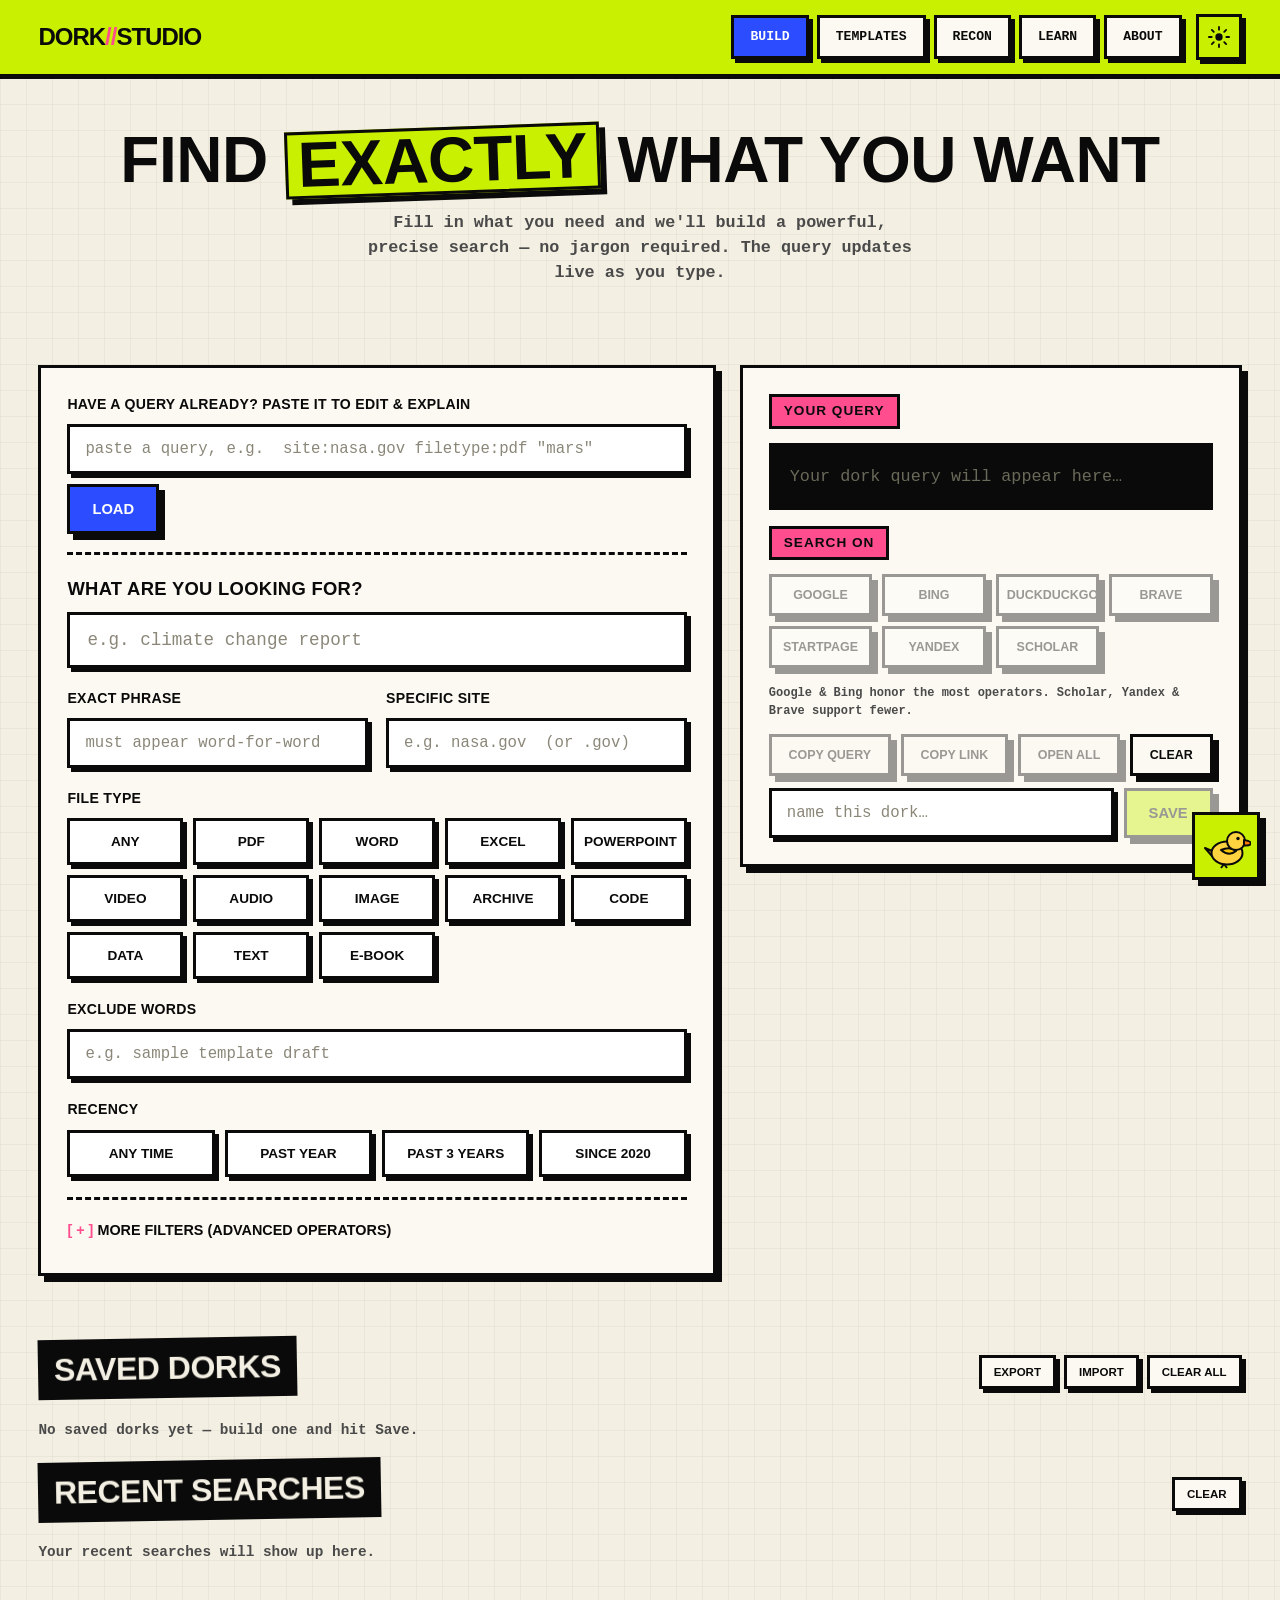
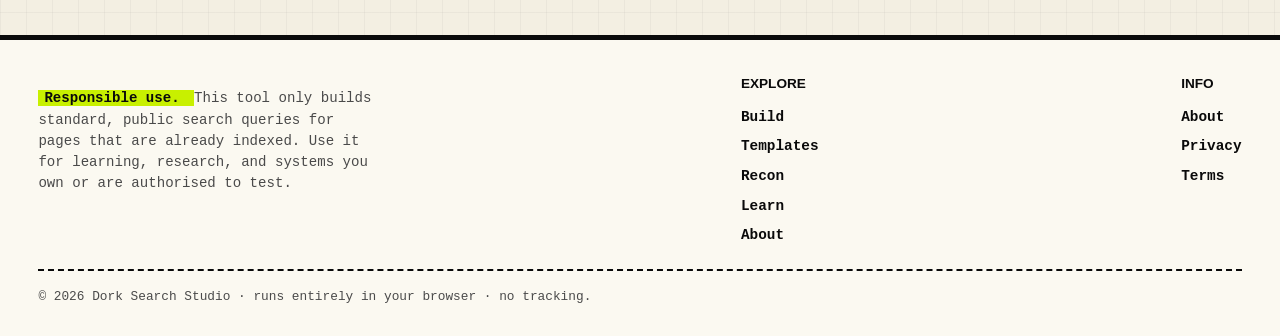
<file: index.html>
<!DOCTYPE html>
<html lang="en">
  <head>
    <meta charset="UTF-8" />
    <meta name="viewport" content="width=device-width, initial-scale=1.0" />
    <meta
      http-equiv="Content-Security-Policy"
      content="default-src 'none'; script-src 'self'; style-src 'self'; img-src 'self' data:; font-src 'self'; connect-src 'self'; worker-src 'self'; manifest-src 'self'; base-uri 'none'; form-action 'none'; frame-ancestors 'none'"
    />
    <meta name="referrer" content="no-referrer" />
    <meta name="theme-color" content="#c8f000" />
    <meta
      name="description"
      content="Build powerful, precise web searches with Google-dorking operators across 7 engines — beginner-friendly, runs entirely in your browser."
    />
    <meta property="og:type" content="website" />
    <meta property="og:title" content="Dork Search Studio — find exactly what you want" />
    <meta property="og:description" content="Build powerful, precise web searches with Google-dorking operators across 7 engines." />
    <meta property="og:image" content="favicon.svg" />
    <meta name="twitter:card" content="summary" />
    <title>Dork Search Studio — find exactly what you want</title>
    <link rel="icon" href="favicon.svg" type="image/svg+xml" />
    <link rel="manifest" href="manifest.webmanifest" />
    <script src="js/theme.js"></script>
    <link rel="stylesheet" href="css/styles.css" />
  </head>
  <body>
    <main class="wrap">
      <section class="hero">
        <h1>Find <span class="pop">exactly</span> what you want</h1>
        <p>
          Fill in what you need and we'll build a powerful, precise search — no
          jargon required. The query updates live as you type.
        </p>
      </section>

      <section class="section">
        <div id="builder-root">
          <!-- builder injected by builder.js -->
        </div>
      </section>
    </main>

    <script src="js/operators.js"></script>
    <script src="js/engines.js"></script>
    <script src="js/filetypes.js"></script>
    <script src="js/explain.js"></script>
    <script src="js/storage.js"></script>
    <script src="js/share.js"></script>
    <script src="js/layout.js"></script>
    <script src="js/parse.js"></script>
    <script src="js/builder.js"></script>
    <script src="js/duck.js"></script>
    <script src="js/pwa.js"></script>
  </body>
</html>
</file>
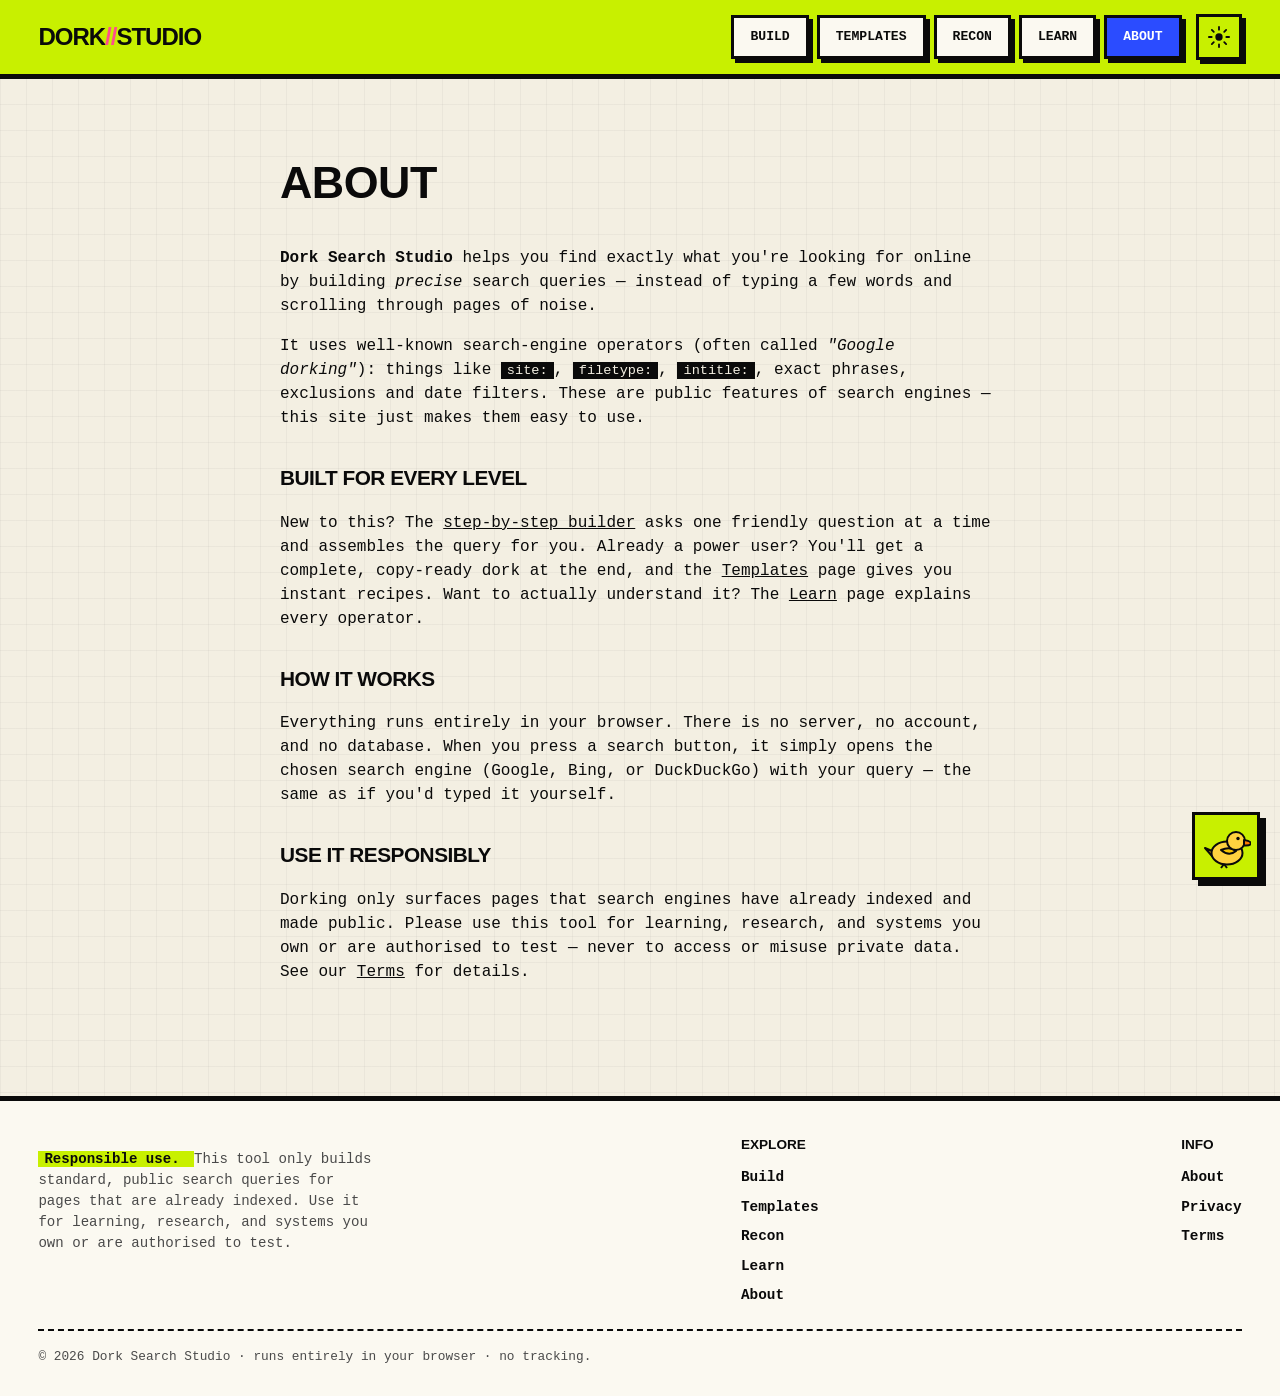
<file: about.html>
<!DOCTYPE html>
<html lang="en">
  <head>
    <meta charset="UTF-8" />
    <meta name="viewport" content="width=device-width, initial-scale=1.0" />
    <meta
      http-equiv="Content-Security-Policy"
      content="default-src 'none'; script-src 'self'; style-src 'self'; img-src 'self' data:; font-src 'self'; connect-src 'self'; worker-src 'self'; manifest-src 'self'; base-uri 'none'; form-action 'none'; frame-ancestors 'none'"
    />
    <meta name="referrer" content="no-referrer" />
    <meta name="theme-color" content="#c8f000" />
    <meta property="og:type" content="website" />
    <meta property="og:title" content="About — Dork Search Studio" />
    <meta property="og:description" content="What Dork Search Studio is and how it works." />
    <meta property="og:image" content="favicon.svg" />
    <meta name="twitter:card" content="summary" />
    <meta name="description" content="About Dork Search Studio — what it is and how it works." />
    <title>About — Dork Search Studio</title>
    <link rel="icon" href="favicon.svg" type="image/svg+xml" />
    <link rel="manifest" href="manifest.webmanifest" />
    <script src="js/theme.js"></script>
    <link rel="stylesheet" href="css/styles.css" />
  </head>
  <body>
    <main class="wrap prose">
      <h1>About</h1>
      <p>
        <strong>Dork Search Studio</strong> helps you find exactly what you're
        looking for online by building <em>precise</em> search queries — instead
        of typing a few words and scrolling through pages of noise.
      </p>
      <p>
        It uses well-known search-engine operators (often called
        <em>"Google dorking"</em>): things like <code>site:</code>,
        <code>filetype:</code>, <code>intitle:</code>, exact phrases, exclusions
        and date filters. These are public features of search engines — this site
        just makes them easy to use.
      </p>

      <h2>Built for every level</h2>
      <p>
        New to this? The <a href="index.html">step-by-step builder</a> asks one
        friendly question at a time and assembles the query for you. Already a
        power user? You'll get a complete, copy-ready dork at the end, and the
        <a href="templates.html">Templates</a> page gives you instant recipes.
        Want to actually understand it? The <a href="learn.html">Learn</a> page
        explains every operator.
      </p>

      <h2>How it works</h2>
      <p>
        Everything runs entirely in your browser. There is no server, no account,
        and no database. When you press a search button, it simply opens the
        chosen search engine (Google, Bing, or DuckDuckGo) with your query — the
        same as if you'd typed it yourself.
      </p>

      <h2>Use it responsibly</h2>
      <p>
        Dorking only surfaces pages that search engines have already indexed and
        made public. Please use this tool for learning, research, and systems you
        own or are authorised to test — never to access or misuse private data.
        See our <a href="terms.html">Terms</a> for details.
      </p>
    </main>

    <script src="js/layout.js"></script>
    <script src="js/duck.js"></script>
    <script src="js/pwa.js"></script>
  </body>
</html>
</file>
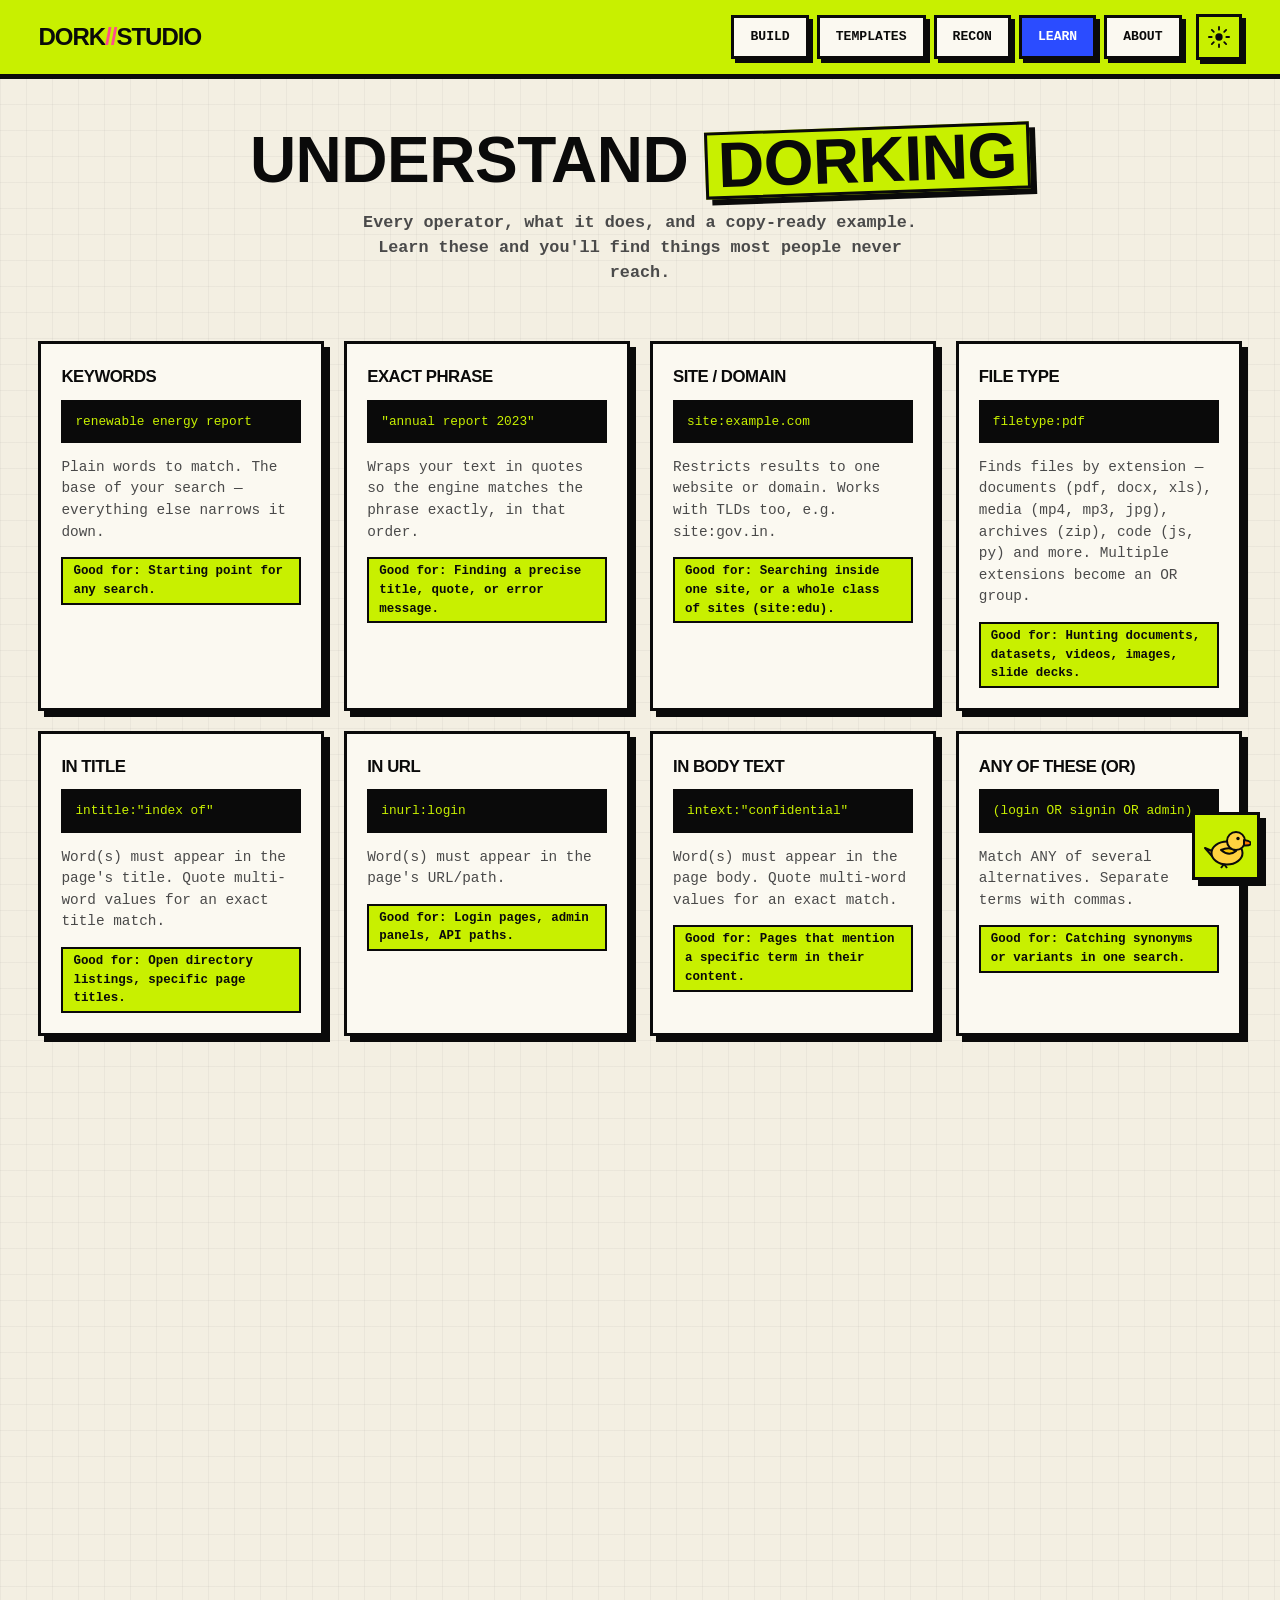
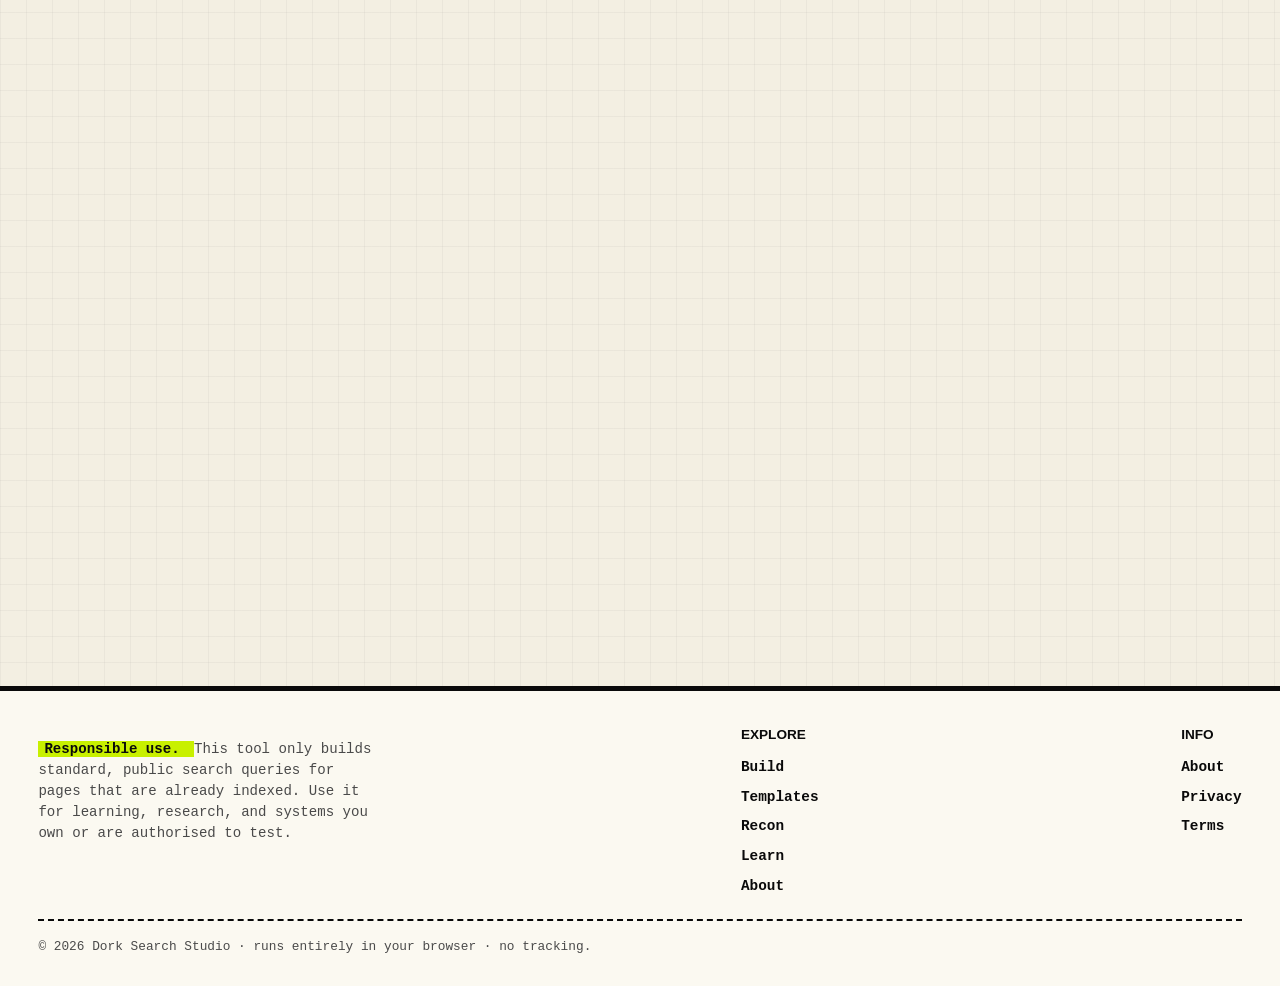
<file: learn.html>
<!DOCTYPE html>
<html lang="en">
  <head>
    <meta charset="UTF-8" />
    <meta name="viewport" content="width=device-width, initial-scale=1.0" />
    <meta
      http-equiv="Content-Security-Policy"
      content="default-src 'none'; script-src 'self'; style-src 'self'; img-src 'self' data:; font-src 'self'; connect-src 'self'; worker-src 'self'; manifest-src 'self'; base-uri 'none'; form-action 'none'; frame-ancestors 'none'"
    />
    <meta name="referrer" content="no-referrer" />
    <meta name="theme-color" content="#c8f000" />
    <meta property="og:type" content="website" />
    <meta property="og:title" content="Learn Google Dorking — Dork Search Studio" />
    <meta property="og:description" content="Every search operator explained with copy-ready examples." />
    <meta property="og:image" content="favicon.svg" />
    <meta name="twitter:card" content="summary" />
    <meta
      name="description"
      content="Understand Google dorking: every search operator explained with a copy-ready example and when to use it."
    />
    <title>Learn — Dork Search Studio</title>
    <link rel="icon" href="favicon.svg" type="image/svg+xml" />
    <link rel="manifest" href="manifest.webmanifest" />
    <script src="js/theme.js"></script>
    <link rel="stylesheet" href="css/styles.css" />
  </head>
  <body>
    <main class="wrap">
      <section class="hero">
        <h1>Understand <span class="pop">dorking</span></h1>
        <p>
          Every operator, what it does, and a copy-ready example. Learn these and
          you'll find things most people never reach.
        </p>
      </section>

      <section class="section">
        <div id="learn-grid" class="grid">
          <!-- cards injected by render.js -->
        </div>
      </section>
    </main>

    <script src="js/operators.js"></script>
    <script src="js/learn.js"></script>
    <script src="js/layout.js"></script>
    <script src="js/render.js"></script>
    <script src="js/duck.js"></script>
    <script src="js/pwa.js"></script>
  </body>
</html>
</file>
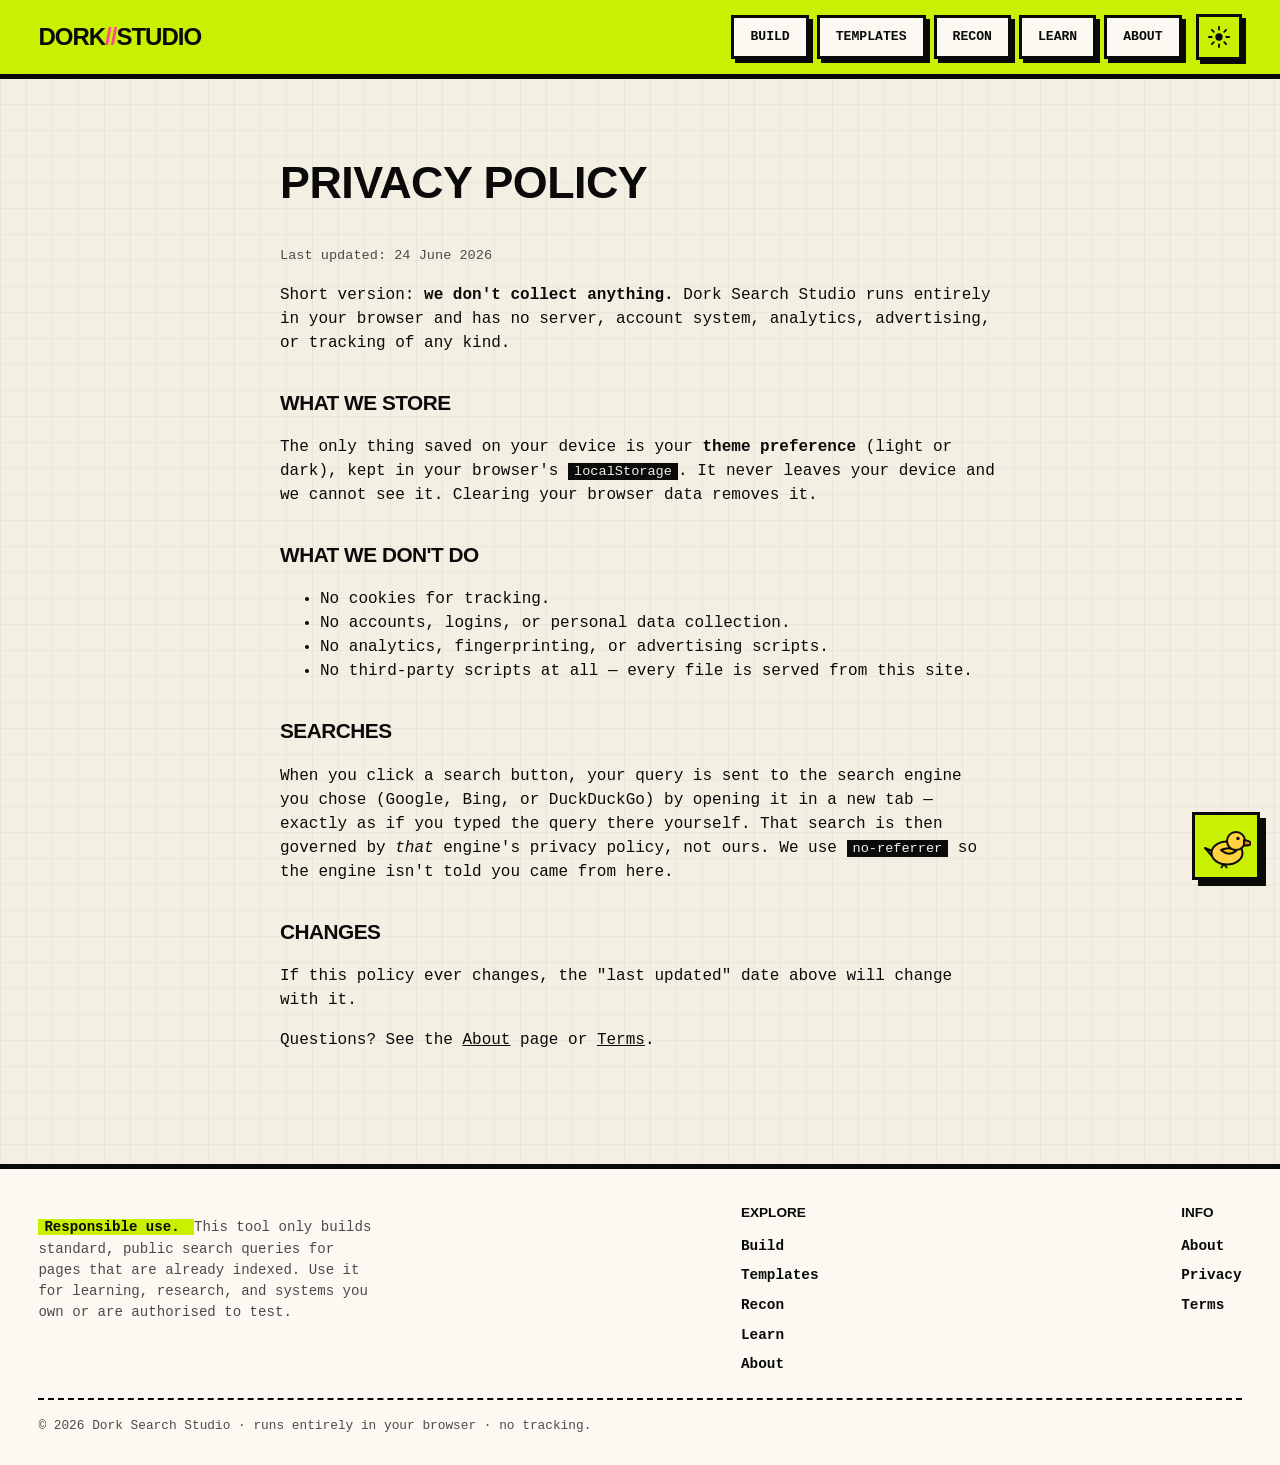
<file: privacy.html>
<!DOCTYPE html>
<html lang="en">
  <head>
    <meta charset="UTF-8" />
    <meta name="viewport" content="width=device-width, initial-scale=1.0" />
    <meta
      http-equiv="Content-Security-Policy"
      content="default-src 'none'; script-src 'self'; style-src 'self'; img-src 'self' data:; font-src 'self'; connect-src 'self'; worker-src 'self'; manifest-src 'self'; base-uri 'none'; form-action 'none'; frame-ancestors 'none'"
    />
    <meta name="referrer" content="no-referrer" />
    <meta name="theme-color" content="#c8f000" />
    <meta property="og:type" content="website" />
    <meta property="og:title" content="Privacy — Dork Search Studio" />
    <meta property="og:description" content="We collect nothing. Everything runs in your browser." />
    <meta property="og:image" content="favicon.svg" />
    <meta name="twitter:card" content="summary" />
    <meta name="description" content="Privacy Policy for Dork Search Studio — we collect nothing." />
    <title>Privacy Policy — Dork Search Studio</title>
    <link rel="icon" href="favicon.svg" type="image/svg+xml" />
    <link rel="manifest" href="manifest.webmanifest" />
    <script src="js/theme.js"></script>
    <link rel="stylesheet" href="css/styles.css" />
  </head>
  <body>
    <main class="wrap prose">
      <h1>Privacy Policy</h1>
      <p class="updated">Last updated: 24 June 2026</p>

      <p>
        Short version: <strong>we don't collect anything.</strong> Dork Search
        Studio runs entirely in your browser and has no server, account system,
        analytics, advertising, or tracking of any kind.
      </p>

      <h2>What we store</h2>
      <p>
        The only thing saved on your device is your <strong>theme preference</strong>
        (light or dark), kept in your browser's <code>localStorage</code>. It
        never leaves your device and we cannot see it. Clearing your browser data
        removes it.
      </p>

      <h2>What we don't do</h2>
      <ul>
        <li>No cookies for tracking.</li>
        <li>No accounts, logins, or personal data collection.</li>
        <li>No analytics, fingerprinting, or advertising scripts.</li>
        <li>No third-party scripts at all — every file is served from this site.</li>
      </ul>

      <h2>Searches</h2>
      <p>
        When you click a search button, your query is sent to the search engine
        you chose (Google, Bing, or DuckDuckGo) by opening it in a new tab —
        exactly as if you typed the query there yourself. That search is then
        governed by <em>that</em> engine's privacy policy, not ours. We use
        <code>no-referrer</code> so the engine isn't told you came from here.
      </p>

      <h2>Changes</h2>
      <p>
        If this policy ever changes, the "last updated" date above will change
        with it.
      </p>

      <p>
        Questions? See the <a href="about.html">About</a> page or
        <a href="terms.html">Terms</a>.
      </p>
    </main>

    <script src="js/layout.js"></script>
    <script src="js/duck.js"></script>
    <script src="js/pwa.js"></script>
  </body>
</html>
</file>
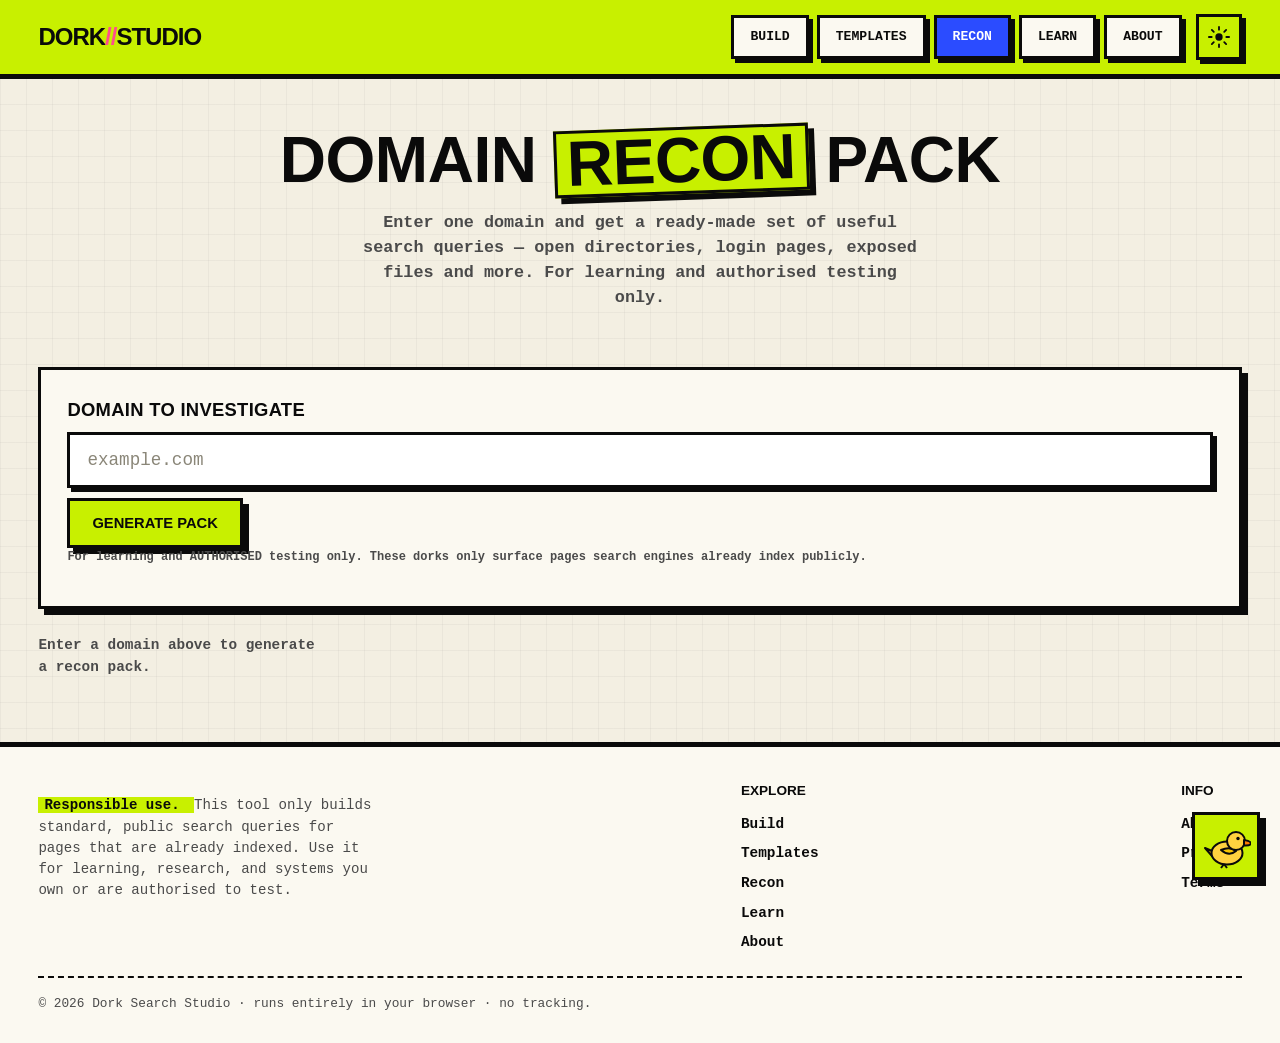
<file: recon.html>
<!DOCTYPE html>
<html lang="en">
  <head>
    <meta charset="UTF-8" />
    <meta name="viewport" content="width=device-width, initial-scale=1.0" />
    <meta
      http-equiv="Content-Security-Policy"
      content="default-src 'none'; script-src 'self'; style-src 'self'; img-src 'self' data:; font-src 'self'; connect-src 'self'; worker-src 'self'; manifest-src 'self'; base-uri 'none'; form-action 'none'; frame-ancestors 'none'"
    />
    <meta name="referrer" content="no-referrer" />
    <meta name="theme-color" content="#c8f000" />
    <meta name="description" content="Domain Recon Pack — generate a set of useful dork queries for one domain. For learning and authorised testing." />
    <meta property="og:type" content="website" />
    <meta property="og:title" content="Domain Recon Pack — Dork Search Studio" />
    <meta property="og:description" content="Enter a domain, get a one-click set of useful dorks. For authorised testing only." />
    <meta property="og:image" content="favicon.svg" />
    <meta name="twitter:card" content="summary" />
    <title>Domain Recon — Dork Search Studio</title>
    <link rel="icon" href="favicon.svg" type="image/svg+xml" />
    <link rel="manifest" href="manifest.webmanifest" />
    <script src="js/theme.js"></script>
    <link rel="stylesheet" href="css/styles.css" />
  </head>
  <body>
    <main class="wrap">
      <section class="hero">
        <h1>Domain <span class="pop">recon</span> pack</h1>
        <p>
          Enter one domain and get a ready-made set of useful search queries —
          open directories, login pages, exposed files and more. For learning and
          <strong>authorised</strong> testing only.
        </p>
      </section>

      <section class="section">
        <div id="recon-root">
          <!-- generated by recon.js -->
        </div>
      </section>
    </main>

    <script src="js/operators.js"></script>
    <script src="js/engines.js"></script>
    <script src="js/filetypes.js"></script>
    <script src="js/share.js"></script>
    <script src="js/layout.js"></script>
    <script src="js/recon.js"></script>
    <script src="js/duck.js"></script>
    <script src="js/pwa.js"></script>
  </body>
</html>
</file>
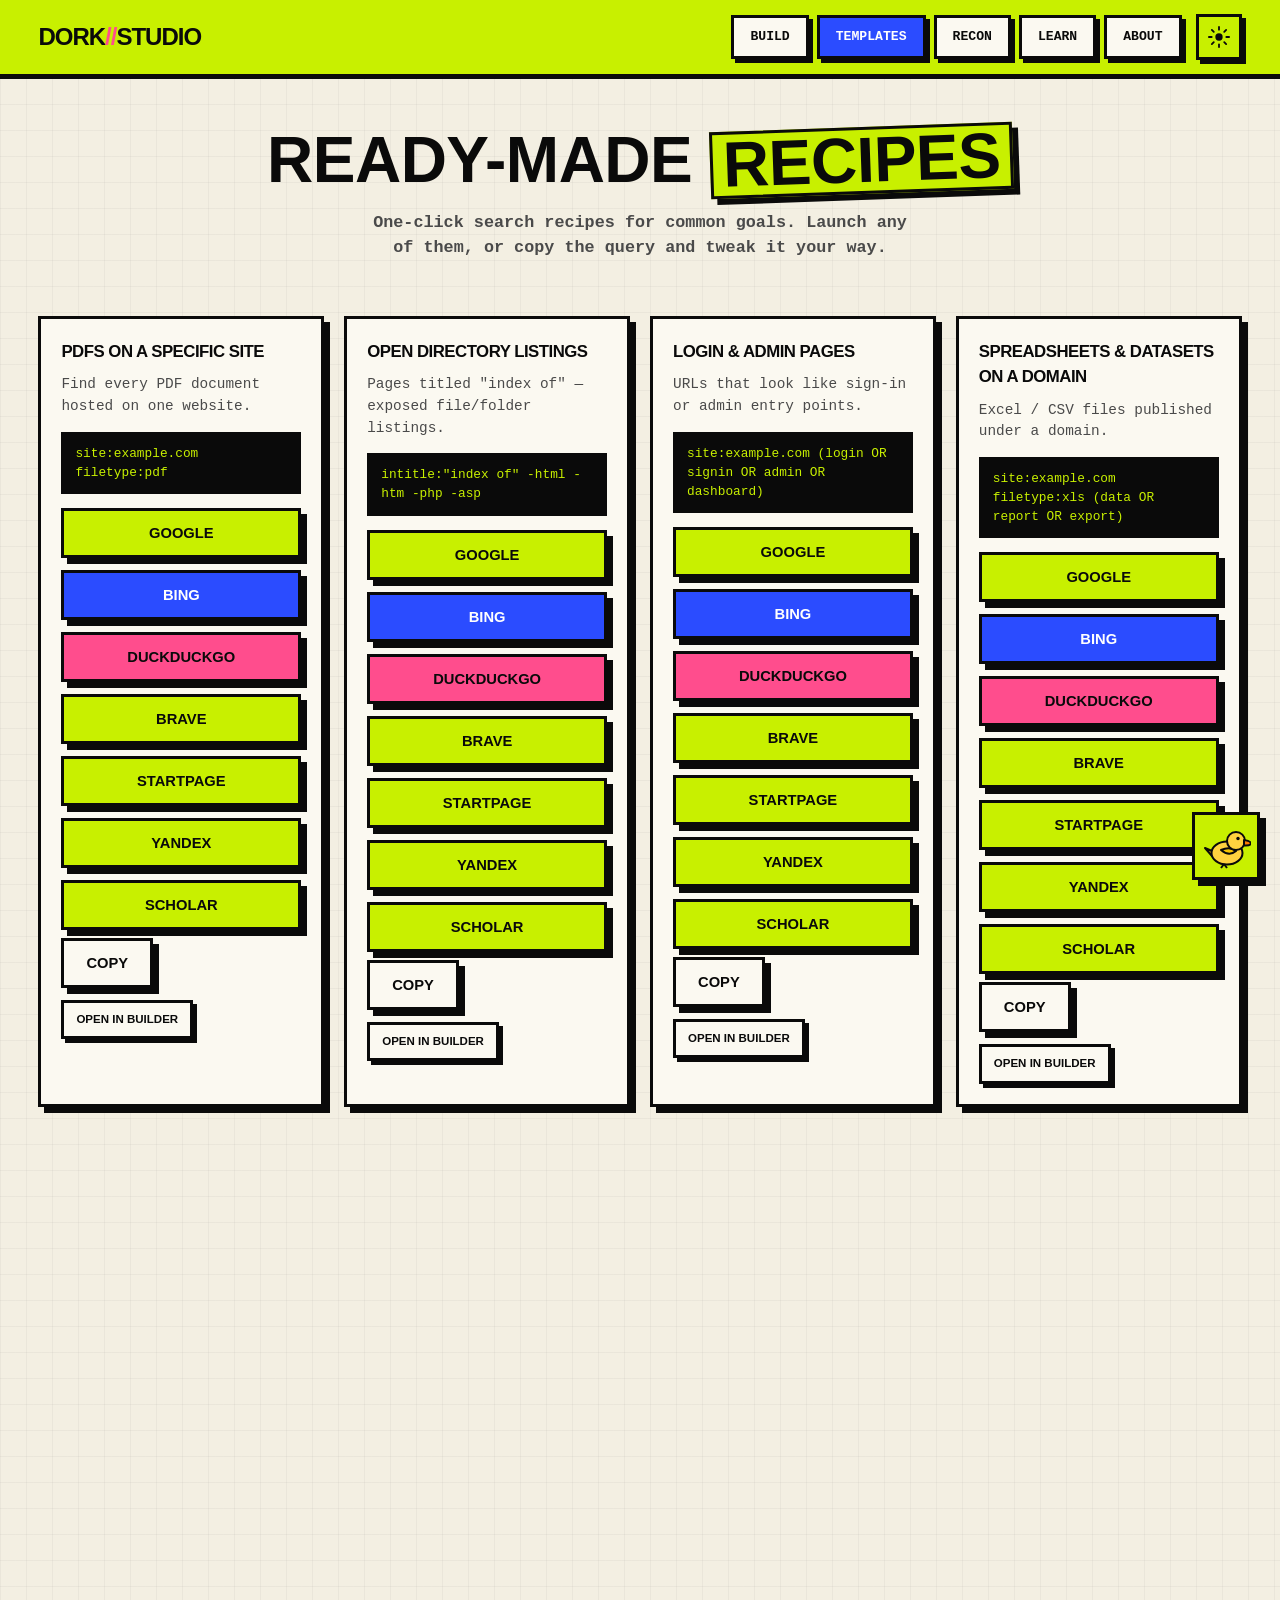
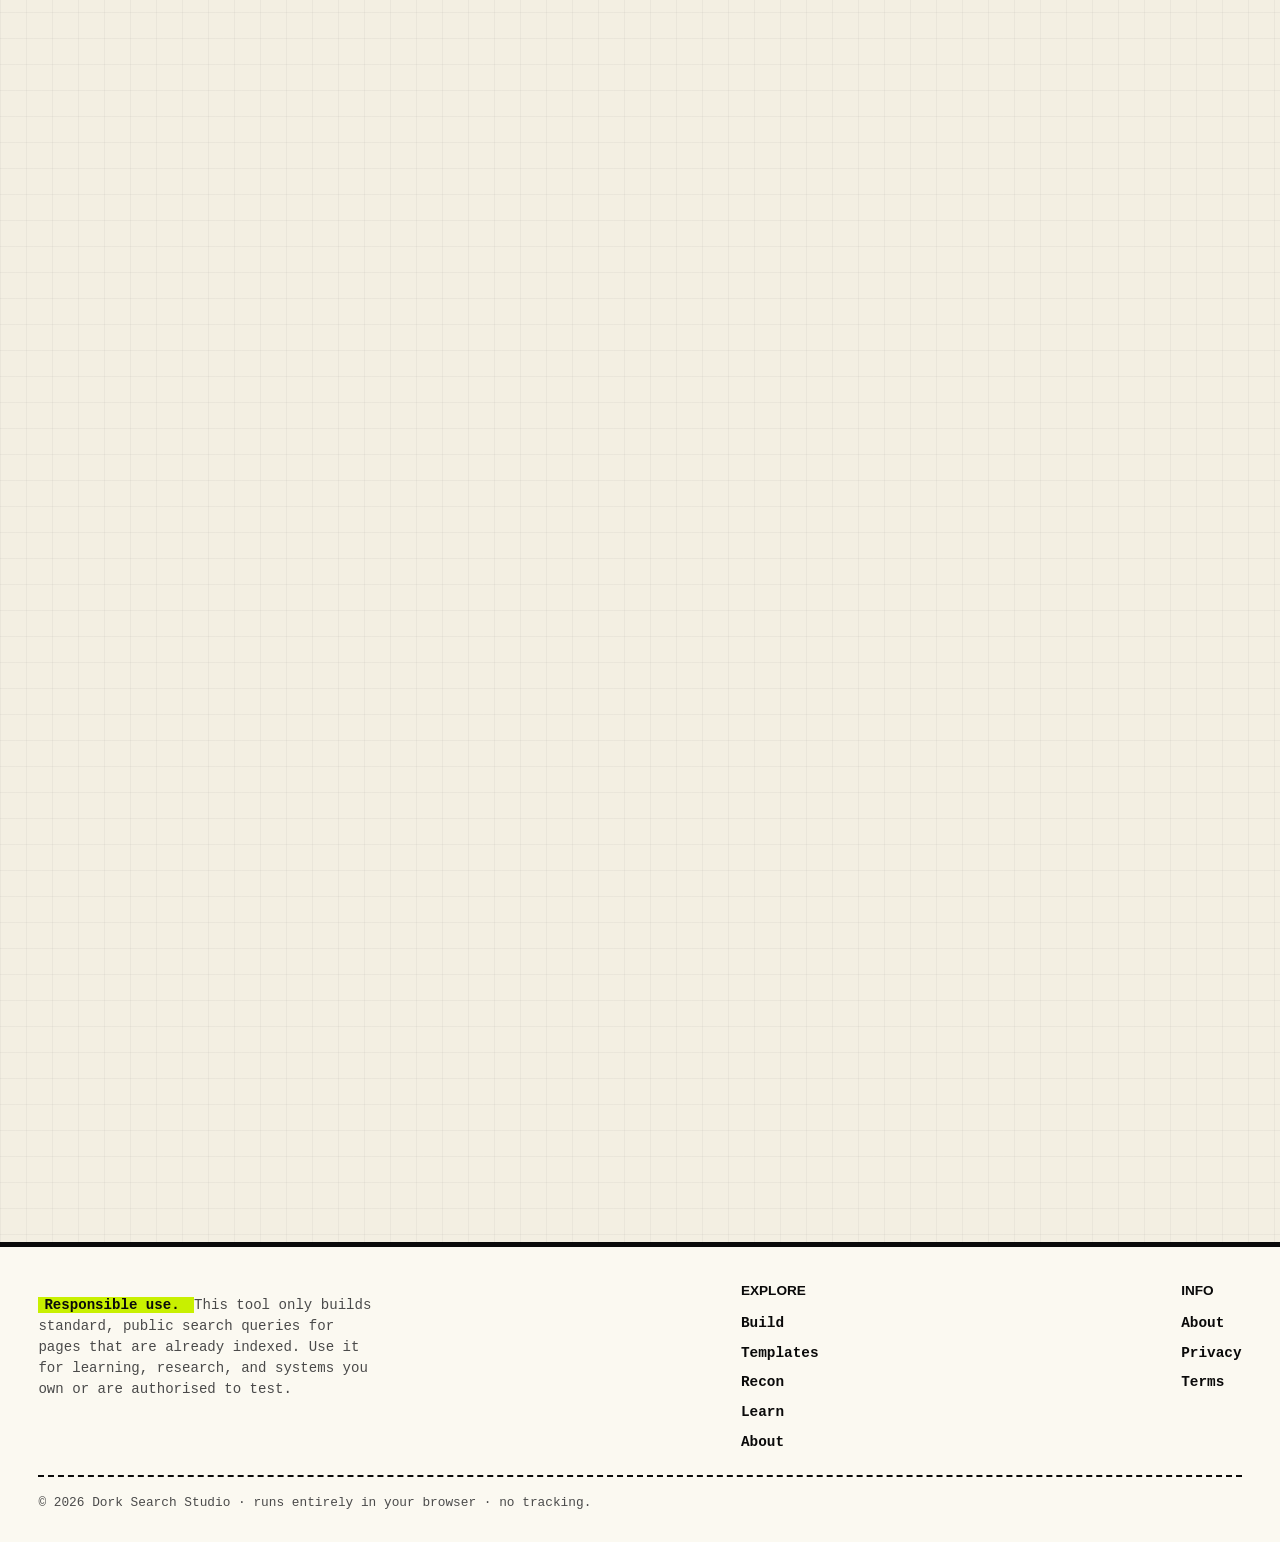
<file: templates.html>
<!DOCTYPE html>
<html lang="en">
  <head>
    <meta charset="UTF-8" />
    <meta name="viewport" content="width=device-width, initial-scale=1.0" />
    <meta
      http-equiv="Content-Security-Policy"
      content="default-src 'none'; script-src 'self'; style-src 'self'; img-src 'self' data:; font-src 'self'; base-uri 'none'; form-action 'none'; frame-ancestors 'none'"
    />
    <meta name="referrer" content="no-referrer" />
    <meta name="theme-color" content="#c8f000" />
    <meta property="og:type" content="website" />
    <meta property="og:title" content="Templates — Dork Search Studio" />
    <meta property="og:description" content="One-click advanced-search recipes you can launch or open in the builder." />
    <meta property="og:image" content="favicon.svg" />
    <meta name="twitter:card" content="summary" />
    <meta
      name="description"
      content="Ready-made advanced search recipes — PDFs on a site, open directories, datasets and more. Launch them in one click."
    />
    <title>Templates — Dork Search Studio</title>
    <link rel="icon" href="favicon.svg" type="image/svg+xml" />
    <script src="js/theme.js"></script>
    <link rel="stylesheet" href="css/styles.css" />
  </head>
  <body>
    <main class="wrap">
      <section class="hero">
        <h1>Ready-made <span class="pop">recipes</span></h1>
        <p>
          One-click search recipes for common goals. Launch any of them, or copy
          the query and tweak it your way.
        </p>
      </section>

      <section class="section">
        <div id="templates-grid" class="grid">
          <!-- cards injected by render.js -->
        </div>
      </section>
    </main>

    <script src="js/operators.js"></script>
    <script src="js/engines.js"></script>
    <script src="js/templates.js"></script>
    <script src="js/share.js"></script>
    <script src="js/layout.js"></script>
    <script src="js/render.js"></script>
    <script src="js/duck.js"></script>
  </body>
</html>
</file>
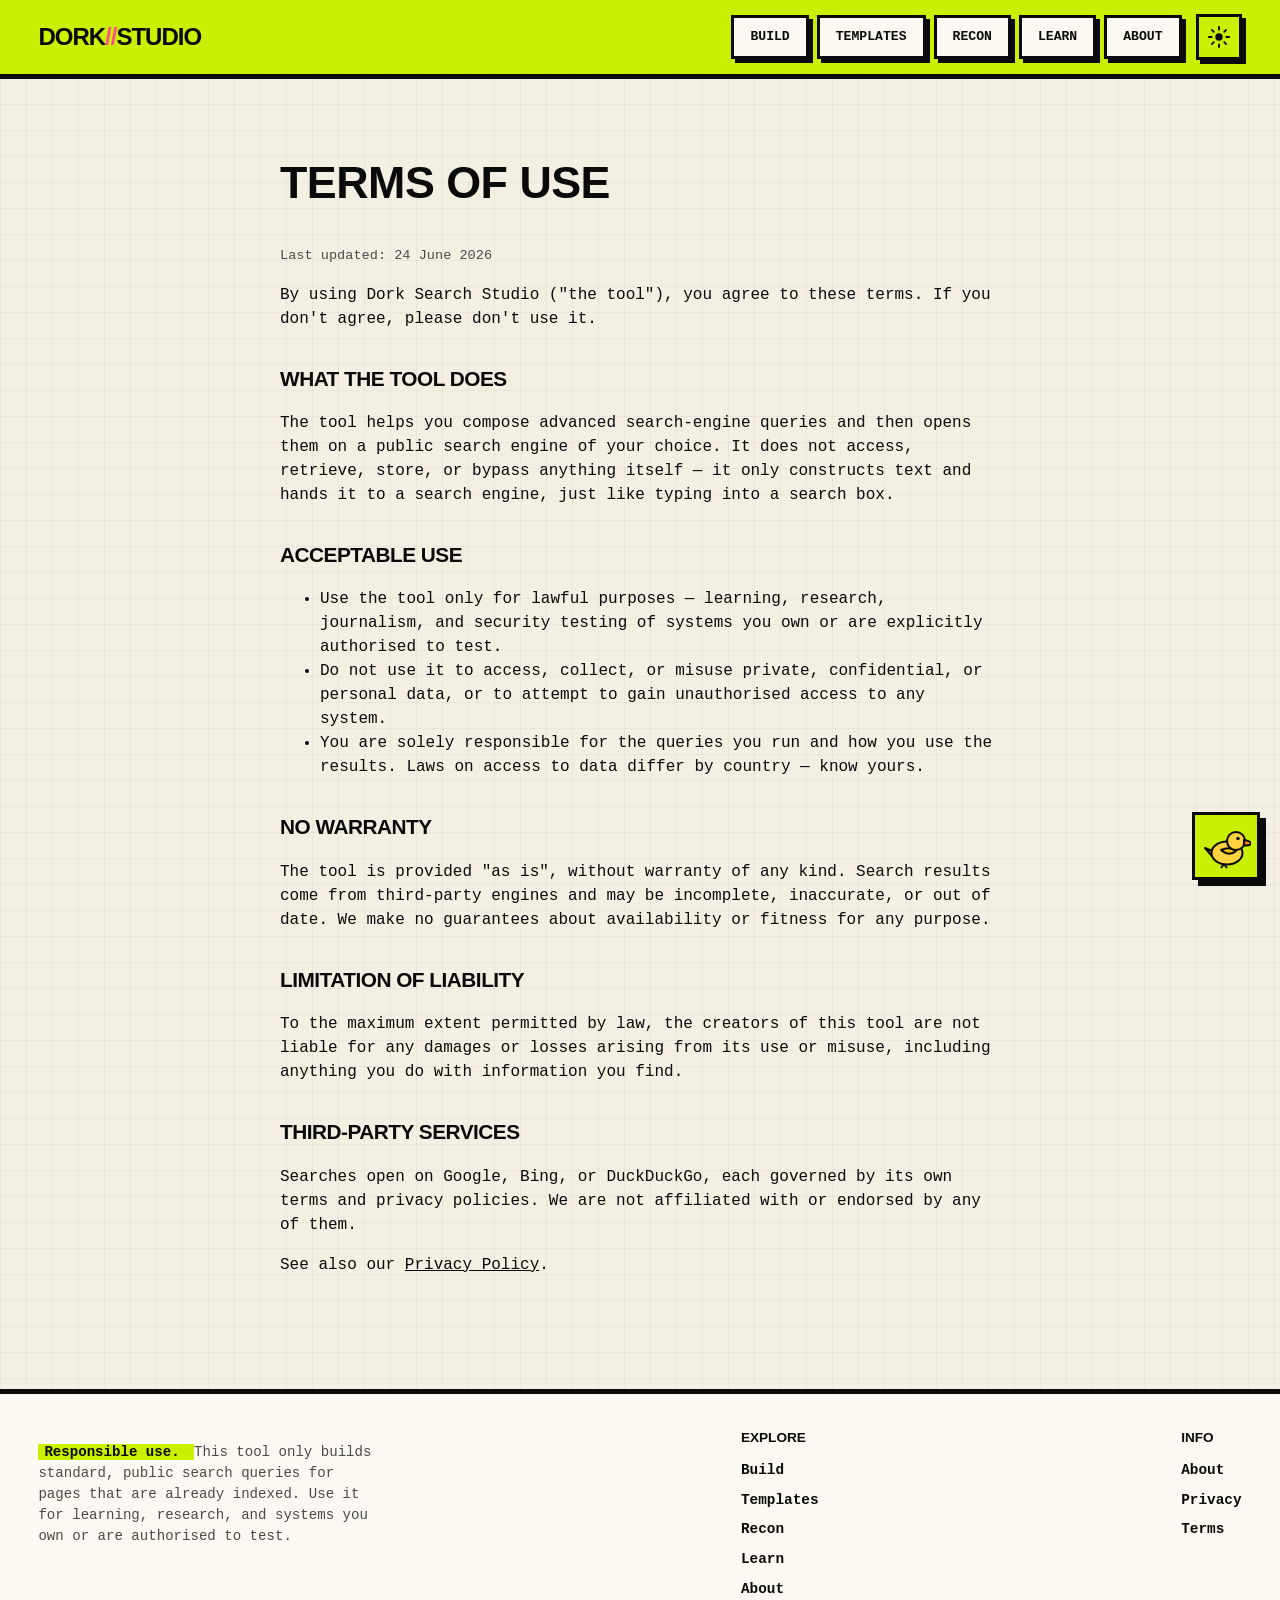
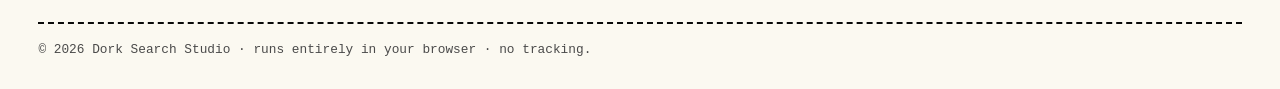
<file: terms.html>
<!DOCTYPE html>
<html lang="en">
  <head>
    <meta charset="UTF-8" />
    <meta name="viewport" content="width=device-width, initial-scale=1.0" />
    <meta
      http-equiv="Content-Security-Policy"
      content="default-src 'none'; script-src 'self'; style-src 'self'; img-src 'self' data:; font-src 'self'; connect-src 'self'; worker-src 'self'; manifest-src 'self'; base-uri 'none'; form-action 'none'; frame-ancestors 'none'"
    />
    <meta name="referrer" content="no-referrer" />
    <meta name="theme-color" content="#c8f000" />
    <meta property="og:type" content="website" />
    <meta property="og:title" content="Terms — Dork Search Studio" />
    <meta property="og:description" content="Terms of use and responsible-use policy." />
    <meta property="og:image" content="favicon.svg" />
    <meta name="twitter:card" content="summary" />
    <meta name="description" content="Terms of Use for Dork Search Studio." />
    <title>Terms of Use — Dork Search Studio</title>
    <link rel="icon" href="favicon.svg" type="image/svg+xml" />
    <link rel="manifest" href="manifest.webmanifest" />
    <script src="js/theme.js"></script>
    <link rel="stylesheet" href="css/styles.css" />
  </head>
  <body>
    <main class="wrap prose">
      <h1>Terms of Use</h1>
      <p class="updated">Last updated: 24 June 2026</p>

      <p>
        By using Dork Search Studio ("the tool"), you agree to these terms. If you
        don't agree, please don't use it.
      </p>

      <h2>What the tool does</h2>
      <p>
        The tool helps you compose advanced search-engine queries and then opens
        them on a public search engine of your choice. It does not access,
        retrieve, store, or bypass anything itself — it only constructs text and
        hands it to a search engine, just like typing into a search box.
      </p>

      <h2>Acceptable use</h2>
      <ul>
        <li>
          Use the tool only for lawful purposes — learning, research, journalism,
          and security testing of systems you own or are explicitly authorised to
          test.
        </li>
        <li>
          Do not use it to access, collect, or misuse private, confidential, or
          personal data, or to attempt to gain unauthorised access to any system.
        </li>
        <li>
          You are solely responsible for the queries you run and how you use the
          results. Laws on access to data differ by country — know yours.
        </li>
      </ul>

      <h2>No warranty</h2>
      <p>
        The tool is provided "as is", without warranty of any kind. Search results
        come from third-party engines and may be incomplete, inaccurate, or
        out of date. We make no guarantees about availability or fitness for any
        purpose.
      </p>

      <h2>Limitation of liability</h2>
      <p>
        To the maximum extent permitted by law, the creators of this tool are not
        liable for any damages or losses arising from its use or misuse, including
        anything you do with information you find.
      </p>

      <h2>Third-party services</h2>
      <p>
        Searches open on Google, Bing, or DuckDuckGo, each governed by its own
        terms and privacy policies. We are not affiliated with or endorsed by any
        of them.
      </p>

      <p>
        See also our <a href="privacy.html">Privacy Policy</a>.
      </p>
    </main>

    <script src="js/layout.js"></script>
    <script src="js/duck.js"></script>
    <script src="js/pwa.js"></script>
  </body>
</html>
</file>
<file: css/styles.css>
/* Dork Search Studio — BRUTALIST theme, themed (light/dark).
   Hard borders, chunky offset shadows (no blur), monospace, loud accents,
   square corners, uppercase display headings. System fonts only. */

:root {
  /* light (default) */
  --bg: #f3efe2;
  --surface: #fbf9f1;
  --surface-2: #ffffff;
  --ink: #0a0a0a;
  --muted: #4a4a4a;
  --border-col: #0a0a0a;
  --shadow-col: #0a0a0a;

  /* loud accents (shared) */
  --lime: #c8f000;
  --blue: #2b4cff;
  --pink: #ff4d8d;
  --good: #00c853;

  --border: 3px solid var(--border-col);
  --shadow: 6px 6px 0 var(--shadow-col);
  --shadow-sm: 4px 4px 0 var(--shadow-col);
  --mono: "Cascadia Code", "JetBrains Mono", "Fira Code", Consolas, "Courier New",
    monospace;
  --display: "Arial Black", "Helvetica Neue", Impact, Haettenschweiler, sans-serif;
}

html[data-theme="dark"] {
  --bg: #0f0f0f;
  --surface: #1a1a1a;
  --surface-2: #202020;
  --ink: #f3efe2;
  --muted: #b3ad9c;
  --border-col: #f3efe2;
  --shadow-col: #000000;
}

* {
  box-sizing: border-box;
}

html {
  scroll-behavior: smooth;
}

body {
  margin: 0;
  background: var(--bg);
  background-image: linear-gradient(rgba(128, 128, 128, 0.08) 1px, transparent 1px),
    linear-gradient(90deg, rgba(128, 128, 128, 0.08) 1px, transparent 1px);
  background-size: 26px 26px;
  color: var(--ink);
  font-family: var(--mono);
  line-height: 1.5;
  transition: background-color 0.2s, color 0.2s;
}

.wrap {
  width: min(1280px, 94%);
  margin: 0 auto;
}

::selection {
  background: var(--lime);
  color: #0a0a0a;
}

h1,
h2,
h3 {
  font-family: var(--display);
  font-weight: 900;
  text-transform: uppercase;
  letter-spacing: -0.5px;
}

a {
  color: inherit;
}

/* ---------- Header ---------- */
.site-header {
  position: sticky;
  top: 0;
  z-index: 50;
  background: var(--lime);
  border-bottom: 5px solid var(--border-col);
}

html[data-theme="dark"] .site-header {
  background: var(--surface);
}

.header-inner {
  display: flex;
  align-items: center;
  gap: 14px;
  padding: 14px 0;
}

.logo {
  font-family: var(--display);
  font-weight: 900;
  font-size: 1.5rem;
  text-transform: uppercase;
  letter-spacing: -1px;
  text-decoration: none;
  margin-right: auto;
  color: #0a0a0a;
}

html[data-theme="dark"] .logo {
  color: var(--ink);
}

.logo span {
  color: var(--pink);
}

.top-nav {
  display: flex;
  gap: 8px;
  flex-wrap: wrap;
}

.top-nav a {
  text-decoration: none;
  padding: 9px 16px;
  border: var(--border);
  background: var(--surface);
  box-shadow: var(--shadow-sm);
  font-weight: 700;
  font-size: 0.82rem;
  text-transform: uppercase;
  transition: transform 0.08s, box-shadow 0.08s, background 0.08s, color 0.08s;
}

.top-nav a:hover {
  transform: translate(2px, 2px);
  box-shadow: 2px 2px 0 var(--shadow-col);
  background: var(--ink);
  color: var(--bg);
}

.top-nav a.active {
  background: var(--blue);
  color: #fff;
}

.theme-toggle {
  cursor: pointer;
  border: var(--border);
  background: var(--lime);
  color: #0a0a0a;
  width: 46px;
  height: 46px;
  display: flex;
  align-items: center;
  justify-content: center;
  padding: 0;
  box-shadow: var(--shadow-sm);
  transition: transform 0.08s, box-shadow 0.08s;
}

.theme-toggle:hover {
  transform: translate(2px, 2px);
  box-shadow: 2px 2px 0 var(--shadow-col);
}

.theme-toggle:active {
  transform: translate(4px, 4px);
  box-shadow: none;
}

/* animated sun/moon */
.theme-icon {
  width: 22px;
  height: 22px;
  overflow: visible;
}

.theme-icon .i-sun,
.theme-icon .i-moon {
  transform-origin: center;
  transition: opacity 0.4s, transform 0.4s;
}

.theme-icon .i-moon {
  opacity: 0;
  transform: rotate(-80deg) scale(0.3);
}

html[data-theme="dark"] .theme-icon .i-sun {
  opacity: 0;
  transform: rotate(80deg) scale(0.3);
}

html[data-theme="dark"] .theme-icon .i-moon {
  opacity: 1;
  transform: none;
}

.theme-icon .rays {
  transform-origin: center;
  animation: spin 16s linear infinite;
}

@keyframes spin {
  to {
    transform: rotate(360deg);
  }
}

/* ---------- Hero ---------- */
.hero {
  text-align: center;
  padding: 48px 0 12px;
}

.hero h1 {
  font-size: clamp(2.2rem, 7vw, 4rem);
  margin: 0 0 16px;
  line-height: 0.95;
}

.hero .pop {
  display: inline-block;
  background: var(--lime);
  color: #0a0a0a;
  border: var(--border);
  padding: 0 10px;
  transform: rotate(-2deg);
  box-shadow: var(--shadow);
}

.hero p {
  max-width: 560px;
  margin: 0 auto;
  font-size: 1.05rem;
  font-weight: 700;
  color: var(--muted);
}

/* ---------- Sections ---------- */
.section {
  padding: 44px 0 8px;
}

.section-title {
  display: inline-block;
  font-size: clamp(1.5rem, 4vw, 2rem);
  margin: 0 0 8px;
  background: var(--ink);
  color: var(--bg);
  padding: 6px 16px;
  transform: rotate(-1deg);
}

.section-sub {
  margin: 14px 0 26px;
  font-weight: 700;
}

/* ---------- Builder (two-column) ---------- */
.builder-layout {
  display: grid;
  grid-template-columns: 1.35fr 1fr;
  gap: 24px;
  align-items: start;
  margin-top: 24px;
}

.builder-side .preview-card {
  position: sticky;
  top: 88px;
}

.step-card {
  background: var(--surface);
  border: var(--border);
  box-shadow: var(--shadow);
  padding: 26px;
}

.step-field {
  margin-bottom: 20px;
}

.field-label {
  display: block;
  font-family: var(--display);
  font-weight: 900;
  text-transform: uppercase;
  font-size: 0.88rem;
  letter-spacing: 0.3px;
  margin-bottom: 9px;
}

.field-label-lg {
  font-size: 1.15rem;
}

.step-card input[type="text"],
.step-card input[type="date"] {
  width: 100%;
  font-family: var(--mono);
  font-size: 0.98rem;
  padding: 13px 15px;
  border: var(--border);
  background: var(--surface-2);
  color: var(--ink);
  box-shadow: var(--shadow-sm);
  transition: transform 0.08s, box-shadow 0.08s;
}

.step-card input.input-lg {
  font-size: 1.1rem;
  padding: 15px 17px;
}

.step-card input::placeholder {
  color: #8a8678;
}

.step-card input:focus {
  outline: none;
  transform: translate(2px, 2px);
  box-shadow: 2px 2px 0 var(--blue);
}

/* builder grid + chips */
.builder-grid {
  display: grid;
  grid-template-columns: repeat(auto-fit, minmax(220px, 1fr));
  gap: 18px;
}

.choices {
  display: grid;
  grid-template-columns: repeat(auto-fit, minmax(110px, 1fr));
  gap: 10px;
}

.choice {
  cursor: pointer;
  font-family: var(--display);
  text-transform: uppercase;
  font-weight: 700;
  font-size: 0.85rem;
  padding: 13px 10px;
  border: var(--border);
  background: var(--surface-2);
  color: var(--ink);
  box-shadow: var(--shadow-sm);
  transition: transform 0.08s, box-shadow 0.08s, background 0.08s, color 0.08s;
}

.choice:hover {
  transform: translate(2px, 2px);
  box-shadow: 2px 2px 0 var(--shadow-col);
  background: var(--blue);
  color: #fff;
}

.choice.selected {
  background: var(--lime);
  color: #0a0a0a;
}

/* advanced expander */
.advanced {
  margin-top: 10px;
  border-top: 3px dashed var(--border-col);
  padding-top: 6px;
}

.advanced summary {
  cursor: pointer;
  font-family: var(--display);
  text-transform: uppercase;
  font-weight: 900;
  font-size: 0.9rem;
  padding: 14px 0 6px;
  list-style: none;
}

.advanced summary::-webkit-details-marker {
  display: none;
}

.advanced summary::before {
  content: "[ + ] ";
  color: var(--pink);
}

.advanced[open] summary::before {
  content: "[ – ] ";
}

.advanced[open] .builder-grid {
  margin-top: 12px;
}

/* ---------- Preview / result ---------- */
.preview-label {
  font-family: var(--display);
  font-weight: 900;
  font-size: 0.85rem;
  text-transform: uppercase;
  letter-spacing: 1px;
  background: var(--pink);
  color: #0a0a0a;
  border: var(--border);
  display: inline-block;
  padding: 4px 12px;
  margin-bottom: 14px;
}

.result-query {
  display: block;
  font-family: var(--mono);
  font-size: 1.05rem;
  font-weight: 700;
  background: #0a0a0a;
  color: var(--lime);
  border: var(--border);
  padding: 18px;
  margin: 0 0 16px;
  word-break: break-word;
  min-height: 26px;
}

.result-query.empty {
  color: #6a6a5a;
  font-weight: 400;
}

.engine-row {
  display: flex;
  flex-wrap: wrap;
  gap: 12px;
  margin-top: 12px;
}

.engine-row .btn {
  flex: 1 1 150px;
}

/* ---------- Buttons ---------- */
.btn {
  cursor: pointer;
  font-family: var(--display);
  text-transform: uppercase;
  font-weight: 900;
  font-size: 0.92rem;
  padding: 14px 22px;
  border: var(--border);
  background: var(--surface);
  color: var(--ink);
  box-shadow: var(--shadow);
  transition: transform 0.08s, box-shadow 0.08s;
}

.btn:hover:not(:disabled) {
  transform: translate(3px, 3px);
  box-shadow: 3px 3px 0 var(--shadow-col);
}

.btn:active:not(:disabled) {
  transform: translate(6px, 6px);
  box-shadow: none;
}

.btn:disabled {
  opacity: 0.4;
  cursor: not-allowed;
}

.btn-primary {
  background: var(--lime);
  color: #0a0a0a;
}
.btn-violet {
  background: var(--blue);
  color: #fff;
}
.btn-teal {
  background: var(--pink);
  color: #0a0a0a;
}
.btn-ghost {
  background: var(--surface);
}
.btn.flash {
  background: var(--good) !important;
  color: #0a0a0a !important;
}

.step-nav {
  display: flex;
  gap: 12px;
  margin-top: 8px;
  flex-wrap: wrap;
  align-items: center;
}

.step-nav .spacer {
  flex: 1;
}

/* ---------- Grids / cards ---------- */
.grid {
  display: grid;
  grid-template-columns: repeat(auto-fill, minmax(280px, 1fr));
  gap: 20px;
}

.card {
  background: var(--surface);
  border: var(--border);
  box-shadow: var(--shadow);
  padding: 20px;
  text-align: left;
  transition: transform 0.08s, box-shadow 0.08s;
}

.card h3 {
  margin: 0 0 10px;
  font-size: 1.05rem;
}

.card p {
  margin: 0 0 14px;
  color: var(--muted);
  font-size: 0.9rem;
}

.card code {
  display: block;
  background: #0a0a0a;
  color: var(--lime);
  border: 2px solid #0a0a0a;
  padding: 10px 12px;
  font-family: var(--mono);
  font-size: 0.8rem;
  word-break: break-word;
  margin-bottom: 14px;
}

.template-card {
  cursor: pointer;
  font: inherit;
  color: inherit;
  width: 100%;
}

.template-card:hover,
.template-card:focus-visible {
  transform: translate(-3px, -3px);
  box-shadow: 9px 9px 0 var(--shadow-col);
  outline: none;
}

.use-tag {
  display: inline-block;
  background: var(--blue);
  color: #fff;
  font-family: var(--display);
  text-transform: uppercase;
  font-weight: 700;
  font-size: 0.75rem;
  padding: 4px 12px;
  border: var(--border);
}

.good-for {
  display: inline-block;
  background: var(--lime);
  color: #0a0a0a;
  font-weight: 700;
  font-size: 0.78rem;
  padding: 3px 10px;
  border: 2px solid #0a0a0a;
}

.learn-card.tip {
  background: var(--lime);
  color: #0a0a0a;
}

.learn-card.tip p {
  color: #1a1a1a;
}

/* ---------- Prose (about/privacy/terms) ---------- */
.prose {
  max-width: 720px;
  margin: 0 auto;
  padding: 40px 0;
}

.prose h1 {
  font-size: clamp(2rem, 5vw, 2.8rem);
}

.prose h2 {
  margin-top: 32px;
  font-size: 1.3rem;
}

.prose p,
.prose li {
  font-size: 1rem;
}

.prose code {
  background: var(--ink);
  color: var(--bg);
  padding: 1px 6px;
  font-family: var(--mono);
  font-size: 0.85rem;
}

.prose .updated {
  color: var(--muted);
  font-family: var(--mono);
  font-size: 0.85rem;
}

/* ---------- Reveal-on-scroll ---------- */
.reveal {
  opacity: 0;
  transform: translateY(16px);
}

.reveal.in {
  opacity: 1;
  transform: none;
  transition: opacity 0.4s ease, transform 0.4s ease;
}

/* ---------- Focus ---------- */
a:focus-visible,
button:focus-visible,
input:focus-visible,
summary:focus-visible {
  outline: 3px solid var(--blue);
  outline-offset: 2px;
}

/* ---------- Footer ---------- */
.site-footer {
  margin-top: 56px;
  border-top: 5px solid var(--border-col);
  background: var(--surface);
  padding: 34px 0 30px;
}

.foot-cols {
  display: flex;
  flex-wrap: wrap;
  gap: 30px;
  justify-content: space-between;
  margin-bottom: 22px;
}

.foot-cols nav {
  display: flex;
  flex-direction: column;
  gap: 8px;
}

.foot-cols nav strong {
  font-family: var(--display);
  text-transform: uppercase;
  font-size: 0.85rem;
  margin-bottom: 4px;
}

.foot-cols a {
  text-decoration: none;
  font-weight: 700;
  font-size: 0.9rem;
}

.foot-cols a:hover {
  color: var(--pink);
}

.foot-blurb {
  max-width: 340px;
  color: var(--muted);
  font-size: 0.88rem;
}

.foot-blurb strong {
  background: var(--lime);
  color: #0a0a0a;
  padding: 0 6px;
}

.foot-bottom {
  color: var(--muted);
  font-size: 0.8rem;
  border-top: 2px dashed var(--border-col);
  padding-top: 16px;
}

/* ---------- Explainer ---------- */
.explainer {
  margin: 0 0 16px;
  font-family: var(--mono);
  font-size: 0.88rem;
  line-height: 1.5;
  color: var(--ink);
  background: var(--surface-2);
  border: 2px dashed var(--border-col);
  padding: 12px 14px;
  min-height: 1px;
}

.explainer:empty {
  display: none;
}

/* ---------- Engine grid ---------- */
.engine-grid {
  display: grid;
  grid-template-columns: repeat(auto-fit, minmax(96px, 1fr));
  gap: 10px;
  margin-bottom: 16px;
}

.engine-pick {
  padding: 11px 8px;
  font-size: 0.78rem;
  background: var(--surface-2);
}

.engine-pick:hover:not(:disabled) {
  background: var(--lime);
  color: #0a0a0a;
}

.engine-note {
  margin: 0 0 14px;
  font-size: 0.75rem;
  color: var(--muted);
  font-weight: 700;
}

/* paste-to-edit row (reverse parser) + recon form share this layout */
.recon-row {
  display: flex;
  gap: 10px;
  flex-wrap: wrap;
}

.recon-row input {
  flex: 1 1 auto;
  min-width: 0;
}

.recon-row .btn {
  flex: 0 0 auto;
}

.paste-field {
  border-bottom: 3px dashed var(--border-col);
  padding-bottom: 18px;
}

.recon-form {
  margin-bottom: 26px;
}

.saved-head-actions {
  display: flex;
  gap: 8px;
  flex-wrap: wrap;
}

/* ---------- Action / save rows ---------- */
.action-row,
.save-row {
  display: flex;
  gap: 10px;
  flex-wrap: wrap;
}

.action-row {
  margin-bottom: 12px;
}

.action-row .btn {
  flex: 1 1 auto;
  font-size: 0.78rem;
  padding: 11px 12px;
}

.save-name {
  flex: 1 1 140px;
  font-family: var(--mono);
  font-size: 0.9rem;
  padding: 11px 13px;
  border: var(--border);
  background: var(--surface-2);
  color: var(--ink);
  box-shadow: var(--shadow-sm);
}

.save-name:focus {
  outline: none;
  box-shadow: 2px 2px 0 var(--blue);
}

.save-row .btn {
  flex: 0 0 auto;
}

/* ---------- Saved & recent ---------- */
.saved-head {
  display: flex;
  align-items: center;
  justify-content: space-between;
  gap: 12px;
  margin-top: 18px;
  margin-bottom: 14px;
}

.saved-list {
  display: grid;
  gap: 12px;
}

.saved-item {
  display: flex;
  align-items: center;
  justify-content: space-between;
  gap: 14px;
  flex-wrap: wrap;
  background: var(--surface);
  border: var(--border);
  box-shadow: var(--shadow-sm);
  padding: 14px 16px;
}

.saved-meta {
  flex: 1 1 240px;
  min-width: 0;
}

.saved-meta strong {
  display: block;
  font-family: var(--display);
  text-transform: uppercase;
  font-size: 0.85rem;
  margin-bottom: 6px;
}

.saved-q {
  display: block;
  font-family: var(--mono);
  font-size: 0.8rem;
  background: #0a0a0a;
  color: var(--lime);
  padding: 7px 10px;
  word-break: break-word;
}

.saved-actions {
  display: flex;
  gap: 8px;
  flex-wrap: wrap;
}

.btn.mini {
  font-size: 0.72rem;
  padding: 8px 12px;
  box-shadow: var(--shadow-sm);
  text-decoration: none;
  display: inline-flex;
  align-items: center;
}

.btn.mini:hover:not(:disabled) {
  transform: translate(2px, 2px);
  box-shadow: 2px 2px 0 var(--shadow-col);
}

.empty-note {
  color: var(--muted);
  font-size: 0.9rem;
  font-weight: 700;
  margin: 0;
}

/* ---------- Responsive ---------- */
@media (max-width: 900px) {
  .builder-layout {
    grid-template-columns: 1fr;
  }
  .builder-side .preview-card {
    position: static;
  }
}

@media (max-width: 640px) {
  /* header: logo + toggle on row 1, full-width nav on row 2 */
  .header-inner {
    flex-wrap: wrap;
    gap: 10px;
    padding: 12px 0;
  }
  .logo {
    order: 1;
    width: auto;
    margin: 0 auto 0 0;
    font-size: 1.25rem;
  }
  .theme-toggle {
    order: 2;
    width: 42px;
    height: 42px;
  }
  .top-nav {
    order: 3;
    width: 100%;
    justify-content: center;
    gap: 6px;
  }
  .top-nav a {
    padding: 8px 12px;
    font-size: 0.76rem;
  }
  .engine-row .btn {
    flex: 1 1 100%;
  }
  .saved-item {
    flex-direction: column;
    align-items: stretch;
  }
  .saved-actions .btn {
    flex: 1 1 auto;
    justify-content: center;
  }
  /* keep the duck out of the way on small screens */
  .duck-panel {
    width: min(90vw, 320px);
  }
}

/* ---------- QuackOverflow (mascot helper) ---------- */
.duck-widget {
  position: fixed;
  right: 20px;
  bottom: 20px;
  z-index: 200;
  display: flex;
  flex-direction: column;
  align-items: flex-end;
  gap: 12px;
}

.duck-button {
  width: 68px;
  height: 68px;
  border: var(--border);
  background: var(--lime);
  box-shadow: var(--shadow);
  cursor: pointer;
  padding: 6px;
  display: flex;
  align-items: center;
  justify-content: center;
  /* opacity-only entrance so :hover transform still works */
  animation: duck-fade-in 0.4s ease both;
  transition: transform 0.1s, box-shadow 0.1s, background 0.1s;
}

@keyframes duck-fade-in {
  from { opacity: 0; }
  to { opacity: 1; }
}

.duck-button:hover {
  transform: translate(3px, 3px);
  box-shadow: 3px 3px 0 var(--shadow-col);
  background: var(--yellow, #ffd23f);
}

/* wrap = periodic hop, svg = constant bob (separate elements, no clash) */
.duck-art-wrap {
  display: block;
  width: 100%;
  height: 100%;
  transform-origin: 50% 90%;
  animation: duck-hop 6s ease-in-out 1.6s infinite;
}

.duck-art {
  width: 100%;
  height: 100%;
  display: block;
  animation: duck-bob 2.6s ease-in-out infinite;
  transform-origin: 50% 90%;
}

@keyframes duck-bob {
  0%, 100% { transform: translateY(0) rotate(-2deg); }
  50% { transform: translateY(-3px) rotate(2deg); }
}

@keyframes duck-hop {
  0%, 80%, 100% { transform: translateY(0) scaleY(1); }
  84% { transform: translateY(-1px) scaleY(0.9); }   /* squash */
  90% { transform: translateY(-11px) scaleY(1.08); } /* leap */
  96% { transform: translateY(0) scaleY(0.96); }     /* land */
}

/* react faster on hover */
.duck-button:hover .duck-art {
  animation-duration: 1.1s;
}
.duck-button:hover .duck-wing {
  animation-duration: 0.5s;
}

/* excited while the teaser is showing */
.duck-widget.teasing .duck-art-wrap {
  animation: duck-hop 0.55s ease-in-out 4;
}

.duck-eye {
  transform-origin: 74px 35px;
  animation: duck-blink 4s infinite;
}

@keyframes duck-blink {
  0%, 92%, 100% { transform: scaleY(1); }
  96% { transform: scaleY(0.1); }
}

.duck-wing {
  transform-origin: 52px 58px;
  animation: duck-flap 2.4s ease-in-out infinite;
}

@keyframes duck-flap {
  0%, 100% { transform: rotate(0deg); }
  50% { transform: rotate(-12deg); }
}

/* first-visit teaser */
.duck-teaser {
  display: flex;
  align-items: flex-start;
  gap: 8px;
  max-width: 240px;
  background: var(--lime);
  color: #0a0a0a;
  border: var(--border);
  box-shadow: var(--shadow-sm);
  padding: 10px 12px;
  font-family: var(--mono);
  font-size: 0.82rem;
  font-weight: 700;
  cursor: pointer;
  position: relative;
}

.duck-teaser[hidden] {
  display: none;
}

.duck-widget.teasing .duck-teaser {
  animation: teaser-pop 0.32s var(--bounce, ease) both, teaser-nudge 1.6s 0.4s ease-in-out 3;
}

/* little pointer tail toward the duck */
.duck-teaser::after {
  content: "";
  position: absolute;
  right: 22px;
  bottom: -10px;
  width: 14px;
  height: 14px;
  background: var(--lime);
  border-right: var(--border);
  border-bottom: var(--border);
  transform: rotate(45deg);
}

.duck-teaser-x {
  margin-left: auto;
  font-size: 0.78rem;
  line-height: 1.2;
  opacity: 0.7;
}

.duck-teaser-x:hover {
  opacity: 1;
}

@keyframes teaser-pop {
  from {
    opacity: 0;
    transform: translateY(8px) scale(0.9);
  }
  to {
    opacity: 1;
    transform: none;
  }
}

@keyframes teaser-nudge {
  0%, 100% { transform: translateY(0); }
  50% { transform: translateY(-4px); }
}

.duck-panel {
  width: 330px;
  max-width: 90vw;
  background: var(--surface);
  border: var(--border);
  box-shadow: var(--shadow);
  display: flex;
  flex-direction: column;
  overflow: hidden;
  transform-origin: bottom right;
  opacity: 0;
  transform: translateY(10px) scale(0.96);
  transition: opacity 0.16s, transform 0.16s;
  pointer-events: none;
}

.duck-widget.open .duck-panel {
  opacity: 1;
  transform: none;
  pointer-events: auto;
}

.duck-panel[hidden] {
  display: none;
}

.duck-header {
  display: flex;
  align-items: center;
  gap: 8px;
  padding: 12px 14px;
  background: var(--lime);
  border-bottom: var(--border);
}

.duck-header strong {
  font-family: var(--display);
  text-transform: uppercase;
  color: #0a0a0a;
}

.duck-tag {
  font-family: var(--mono);
  font-size: 0.68rem;
  font-weight: 700;
  background: #0a0a0a;
  color: var(--lime);
  padding: 2px 7px;
  text-transform: uppercase;
}

.duck-close {
  margin-left: auto;
  border: 2px solid #0a0a0a;
  background: var(--surface);
  color: #0a0a0a;
  width: 26px;
  height: 26px;
  cursor: pointer;
  font-weight: 700;
  line-height: 1;
}

.duck-close:hover {
  background: var(--pink);
}

.duck-messages {
  padding: 14px;
  display: flex;
  flex-direction: column;
  gap: 10px;
  max-height: 300px;
  overflow-y: auto;
}

.duck-bubble {
  font-size: 0.86rem;
  line-height: 1.45;
  padding: 10px 12px;
  border: 2px solid var(--border-col);
  max-width: 90%;
  animation: bubble-in 0.18s ease both;
}

@keyframes bubble-in {
  from { opacity: 0; transform: translateY(6px); }
  to { opacity: 1; transform: none; }
}

.duck-bubble.duck {
  background: var(--surface-2);
  align-self: flex-start;
}

.duck-bubble.me {
  background: var(--blue);
  color: #fff;
  align-self: flex-end;
}

.duck-chips {
  display: flex;
  flex-wrap: wrap;
  gap: 8px;
  padding: 0 14px 12px;
}

.duck-chip {
  font-family: var(--mono);
  font-size: 0.74rem;
  font-weight: 700;
  padding: 7px 11px;
  border: 2px solid var(--border-col);
  background: var(--surface-2);
  color: var(--ink);
  cursor: pointer;
  transition: background 0.1s, color 0.1s, transform 0.08s;
}

.duck-chip:hover {
  background: var(--blue);
  color: #fff;
  transform: translate(1px, 1px);
}

.duck-chip.tip {
  background: var(--lime);
  color: #0a0a0a;
}

/* type-to-me row */
.duck-inputrow {
  display: flex;
  gap: 8px;
  padding: 0 14px 12px;
}

.duck-input {
  flex: 1 1 auto;
  min-width: 0;
  font-family: var(--mono);
  font-size: 0.82rem;
  padding: 9px 11px;
  border: 2px solid var(--border-col);
  background: var(--surface-2);
  color: var(--ink);
}

.duck-input:focus {
  outline: none;
  box-shadow: 2px 2px 0 var(--blue);
}

.duck-send {
  flex: 0 0 auto;
  font-family: var(--display);
  text-transform: uppercase;
  font-size: 0.72rem;
  font-weight: 900;
  padding: 9px 14px;
  border: 2px solid var(--border-col);
  background: var(--blue);
  color: #fff;
  cursor: pointer;
  transition: transform 0.08s;
}

.duck-send:hover {
  transform: translate(1px, 1px);
}

.duck-foot {
  font-size: 0.7rem;
  color: var(--muted);
  padding: 10px 14px;
  border-top: 2px dashed var(--border-col);
}

/* typing indicator */
.duck-bubble.typing {
  display: inline-flex;
  gap: 5px;
  align-items: center;
  align-self: flex-start;
}

.duck-bubble.typing .dot {
  width: 6px;
  height: 6px;
  background: var(--ink);
  display: inline-block;
  animation: dot-blink 1s infinite;
}

.duck-bubble.typing .dot:nth-child(2) { animation-delay: 0.15s; }
.duck-bubble.typing .dot:nth-child(3) { animation-delay: 0.3s; }

@keyframes dot-blink {
  0%, 60%, 100% { opacity: 0.25; }
  30% { opacity: 1; }
}

/* ---- reactions ---- */
/* spin (quack / "spin" / "party") */
.duck-widget.celebrate .duck-art-wrap {
  animation: duck-spin 0.85s var(--bounce, ease);
}

@keyframes duck-spin {
  0% { transform: rotate(0) scale(1); }
  60% { transform: rotate(380deg) scale(1.15); }
  100% { transform: rotate(360deg) scale(1); }
}

/* dance */
.duck-widget.dancing .duck-art-wrap {
  animation: duck-dance 0.5s ease-in-out 3;
}
@keyframes duck-dance {
  0%, 100% { transform: rotate(-12deg); }
  50% { transform: rotate(12deg); }
}

/* jump */
.duck-widget.jumping .duck-art-wrap {
  animation: duck-jump 0.45s ease 2;
}
@keyframes duck-jump {
  0%, 100% { transform: translateY(0); }
  45% { transform: translateY(-20px); }
}

/* wave (the wing) */
.duck-widget.waving .duck-wing {
  transform-origin: 46px 56px;
  animation: duck-wavewing 0.35s ease-in-out 4;
}
@keyframes duck-wavewing {
  0%, 100% { transform: rotate(0); }
  50% { transform: rotate(-38deg); }
}

/* sleep: closed eye, gentle snooze, floating z's */
.duck-widget.sleeping .duck-eye {
  transform: scaleY(0.12);
  animation: none;
}
.duck-widget.sleeping .duck-art-wrap {
  animation: duck-snooze 3s ease-in-out infinite;
}
@keyframes duck-snooze {
  0%, 100% { transform: translateY(0) rotate(-3deg); }
  50% { transform: translateY(1px) rotate(3deg); }
}
.duck-zzz { opacity: 0; }
.duck-widget.sleeping .duck-zzz {
  animation: zzz-float 2.2s ease-in-out infinite;
}
@keyframes zzz-float {
  0% { opacity: 0; transform: translateY(2px); }
  30% { opacity: 1; }
  100% { opacity: 0; transform: translateY(-12px); }
}

/* confetti (party) */
.duck-confetti {
  position: absolute;
  bottom: 80px;
  left: 50%;
  width: 9px;
  height: 9px;
  border: 2px solid #0a0a0a;
  pointer-events: none;
  animation: confetti-fall 1.1s ease-out forwards;
}
@keyframes confetti-fall {
  0% { opacity: 1; transform: translate(0, 0) rotate(0); }
  100% { opacity: 0; transform: translate(var(--dx, 0), 130px) rotate(var(--dr, 180deg)); }
}

@media (max-width: 480px) {
  .duck-widget {
    right: 12px;
    bottom: 12px;
  }
  .duck-button {
    width: 58px;
    height: 58px;
  }
}

@media (prefers-reduced-motion: reduce) {
  * {
    animation: none !important;
    transition: none !important;
    scroll-behavior: auto !important;
  }
  .reveal {
    opacity: 1;
    transform: none;
  }
}
</file>
